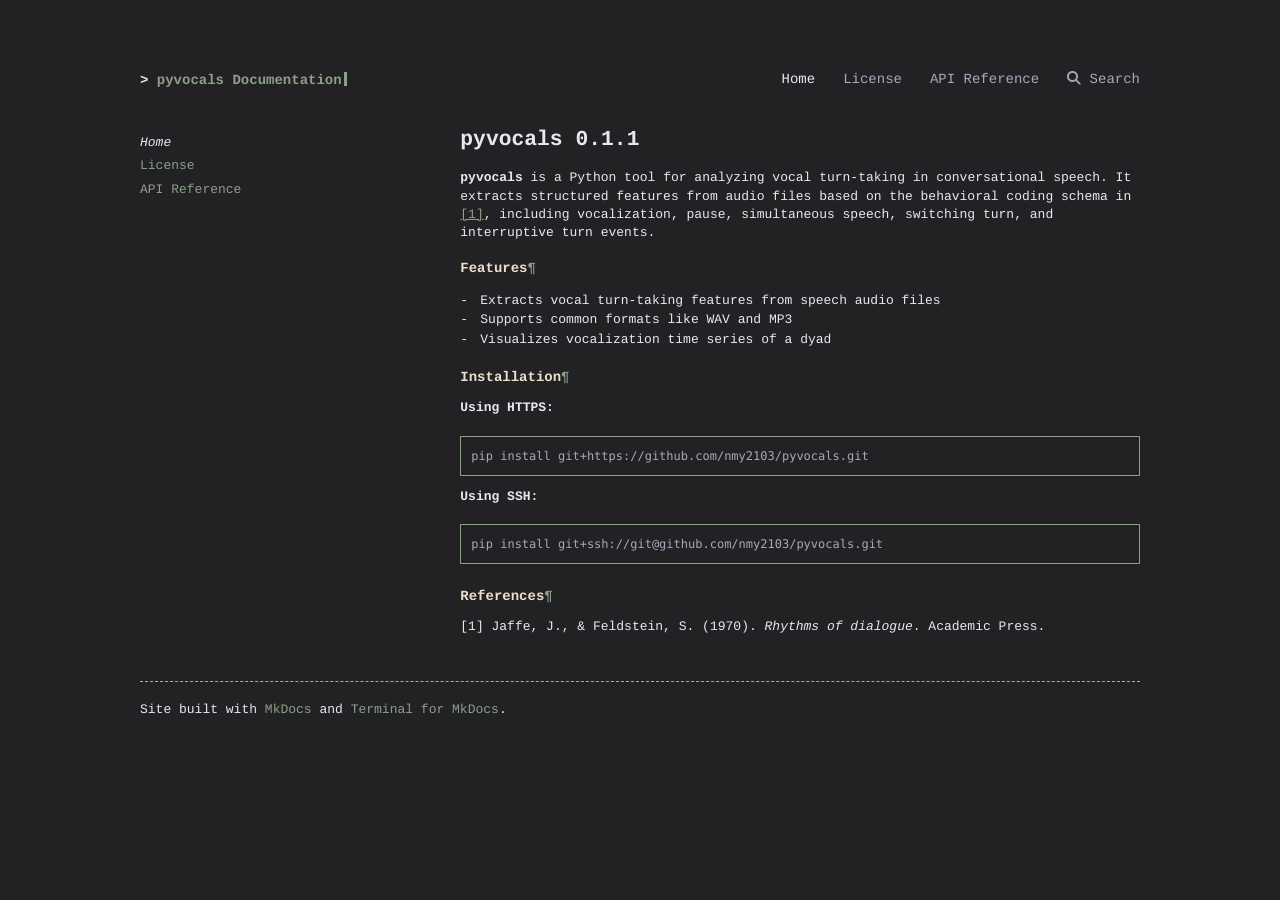
<file: index.html>
<!DOCTYPE html>
<html lang="en">
<head>
    
    <meta charset="UTF-8">
    <meta name="viewport" content="width=device-width, initial-scale=1.0">
    <meta http-equiv="X-UA-Compatible" content="ie=edge">
    <meta name="generator" content="mkdocs-1.6.1, mkdocs-terminal-4.7.0">
     
     
    <link rel="icon" type="image/png" sizes="192x192" href="img/android-chrome-192x192.png" />
<link rel="icon" type="image/png" sizes="512x512" href="img/android-chrome-512x512.png" />
<link rel="apple-touch-icon" sizes="180x180" href="img/apple-touch-icon.png" />
<link rel="shortcut icon" type="image/png" sizes="48x48" href="img/favicon.ico" />
<link rel="icon" type="image/png" sizes="16x16" href="img/favicon-16x16.png" />
<link rel="icon" type="image/png" sizes="32x32" href="img/favicon-32x32.png" />


    
 
<title>Home - pyvocals Documentation</title>


<link href="css/fontawesome/css/fontawesome.min.css" rel="stylesheet">
<link href="css/fontawesome/css/solid.min.css" rel="stylesheet">
<link href="css/normalize.css" rel="stylesheet">
<link href="css/terminal.css" rel="stylesheet">
<link href="css/theme.css" rel="stylesheet">
<link href="css/theme.tile_grid.css" rel="stylesheet">
<link href="css/theme.footer.css" rel="stylesheet">
<!-- dark color palette -->
<link href="css/palettes/dark.css" rel="stylesheet">

<!-- page layout -->
<style>
/* initially set page layout to a one column grid */
.terminal-mkdocs-main-grid {
    display: grid;
    grid-column-gap: 1.4em;
    grid-template-columns: auto;
    grid-template-rows: auto;
}

/*  
*   when side navigation is not hidden, use a two column grid.  
*   if the screen is too narrow, fall back to the initial one column grid layout.
*   in this case the main content will be placed under the navigation panel. 
*/
@media only screen and (min-width: 70em) {
    .terminal-mkdocs-main-grid {
        grid-template-columns: 4fr 9fr;
    }
}</style>



    
    <link href="assets/custom.css" rel="stylesheet">  
    
    

    
    <!-- search css support -->
<link href="css/search/bootstrap-modal.css" rel="stylesheet">
<!-- search scripts -->
<script>
    var base_url = ".",
    shortcuts = "{}";
</script>
<script src="js/jquery/jquery-1.10.1.min.js" defer></script>
<script src="js/bootstrap/bootstrap.min.js" defer></script>
<script src="js/mkdocs/base.js" defer></script>
    
    
    
    
    <script src="assets/custom.js"></script>
    
    <script src="search/main.js"></script>
    

    
</head>

<body class="terminal"><div class="container">
    <div class="terminal-nav">
        <header class="terminal-logo">
            <div id="mkdocs-terminal-site-name" class="logo terminal-prompt"><a href="/" class="no-style">pyvocals Documentation</a></div>
        </header>
        
        <nav class="terminal-menu">
            
            <ul vocab="https://schema.org/" typeof="BreadcrumbList">
                
                
                <li property="itemListElement" typeof="ListItem">
                    <a href="." class="menu-item active" property="item" typeof="WebPage">
                        <span property="name">Home</span>
                    </a>
                    <meta property="position" content="0">
                </li>
                
                
                <li property="itemListElement" typeof="ListItem">
                    <a href="license/" class="menu-item " property="item" typeof="WebPage">
                        <span property="name">License</span>
                    </a>
                    <meta property="position" content="1">
                </li>
                
                
                <li property="itemListElement" typeof="ListItem">
                    <a href="api-reference/" class="menu-item " property="item" typeof="WebPage">
                        <span property="name">API Reference</span>
                    </a>
                    <meta property="position" content="2">
                </li>
                
                    
                    


<li property="itemListElement" typeof="ListItem">
    <a href="#" class="menu-item" data-toggle="modal" data-target="#mkdocs_search_modal" property="item" typeof="SearchAction">
        <i aria-hidden="true" class="fa fa-search"></i> <span property="name">Search</span>
    </a>
    <meta property="position" content="3">
</li>
                    
            </ul>
            
        </nav>
    </div>
</div>
        
    <div class="container">
        <div class="terminal-mkdocs-main-grid"><aside id="terminal-mkdocs-side-panel"><nav>
  
    <ul class="terminal-mkdocs-side-nav-items">
        
          



<li class="terminal-mkdocs-side-nav-li">
    
    
    
        
        <span class="

    terminal-mkdocs-side-nav-item--active">Home</span>
    
    
    
  </li>
        
          



<li class="terminal-mkdocs-side-nav-li">
    
    
    
        
        
            <a class="

    terminal-mkdocs-side-nav-item" href="license/">License</a>
        
    
    
    
  </li>
        
          



<li class="terminal-mkdocs-side-nav-li">
    
    
    
        
        
            <a class="

    terminal-mkdocs-side-nav-item" href="api-reference/">API Reference</a>
        
    
    
    
  </li>
        
    </ul>
  
</nav>
</aside>
            <main id="terminal-mkdocs-main-content">
<section id="mkdocs-terminal-content">
    <p><span style="font-size: 16pt; font-weight: bold">pyvocals 0.1.1</span>  </p>
<p><strong>pyvocals</strong> is a Python tool for analyzing vocal turn-taking in 
conversational speech. It extracts structured features from audio files 
based on the behavioral coding schema in <a href="#reference-1">[1]</a>, including 
vocalization, pause, simultaneous speech, switching turn, and interruptive 
turn events.</p>
<h3 id="features">Features<a class="headerlink" href="#features" title="Permanent link">&para;</a></h3>
<ul>
<li>Extracts vocal turn-taking features from speech audio files  </li>
<li>Supports common formats like WAV and MP3  </li>
<li>Visualizes vocalization time series of a dyad</li>
</ul>
<h3 id="installation">Installation<a class="headerlink" href="#installation" title="Permanent link">&para;</a></h3>
<p><strong>Using HTTPS:</strong></p>
<pre>
pip install git+https://github.com/nmy2103/pyvocals.git
</pre>

<p><strong>Using SSH:</strong></p>
<pre style="margin-bottom: 2em">
pip install git+ssh://git@github.com/nmy2103/pyvocals.git
</pre>

<h3 id="references">References<a class="headerlink" href="#references" title="Permanent link">&para;</a></h3>
<p><a id="reference-1"></a>
[1] Jaffe, J., &amp; Feldstein, S. (1970). <em>Rhythms of dialogue</em>. Academic Press.</p>
</section>

            </main>
        </div>
        <hr><footer>
    <div class="terminal-mkdocs-footer-grid">
        <div id="terminal-mkdocs-footer-copyright-info">
             Site built with <a href="http://www.mkdocs.org">MkDocs</a> and <a href="https://github.com/ntno/mkdocs-terminal">Terminal for MkDocs</a>.
        </div>
    </div>
</footer>
    </div>

    
    <div class="modal" id="mkdocs_search_modal" tabindex="-1" role="alertdialog" aria-modal="true" aria-labelledby="searchModalLabel">
    <div class="modal-dialog modal-lg" role="search">
        <div class="modal-content">
            <div class="modal-header">
                <h5 class="modal-title" id="searchModalLabel">Search</h5>
                <button type="button" class="close btn btn-default btn-ghost" data-dismiss="modal"><span aria-hidden="true">x</span><span class="sr-only">Close</span></button>
            </div>
            <div class="modal-body">
                <p id="searchInputLabel">Type to start searching</p>
                <form>
                    <div class="form-group">
                        <input type="search" class="form-control" aria-labelledby="searchInputLabel" placeholder="" id="mkdocs-search-query" title="Please enter search terms here">
                    </div>
                </form>
                <div id="mkdocs-search-results" data-no-results-text="No document matches found"></div>
            </div>
            <div class="modal-footer">
            </div>
        </div>
    </div>
</div>
    
    
</body>

</html>
</file>
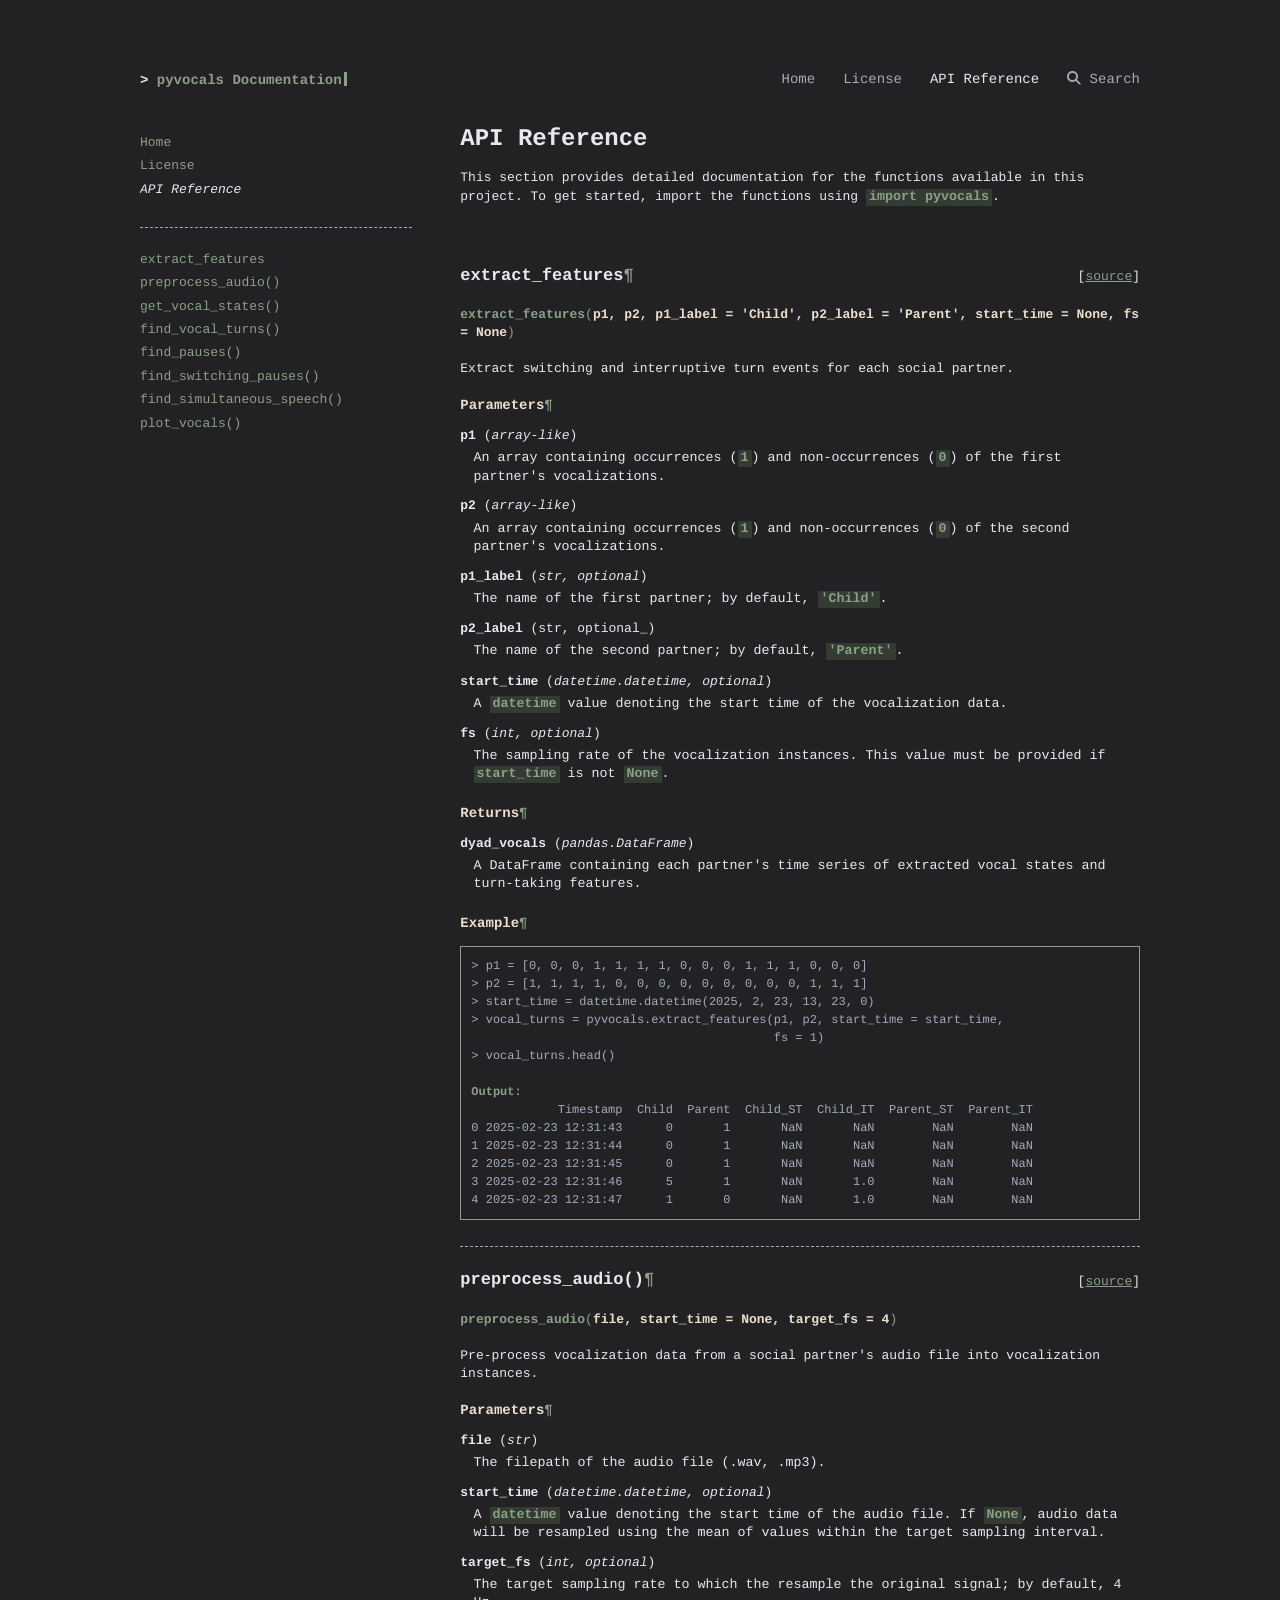
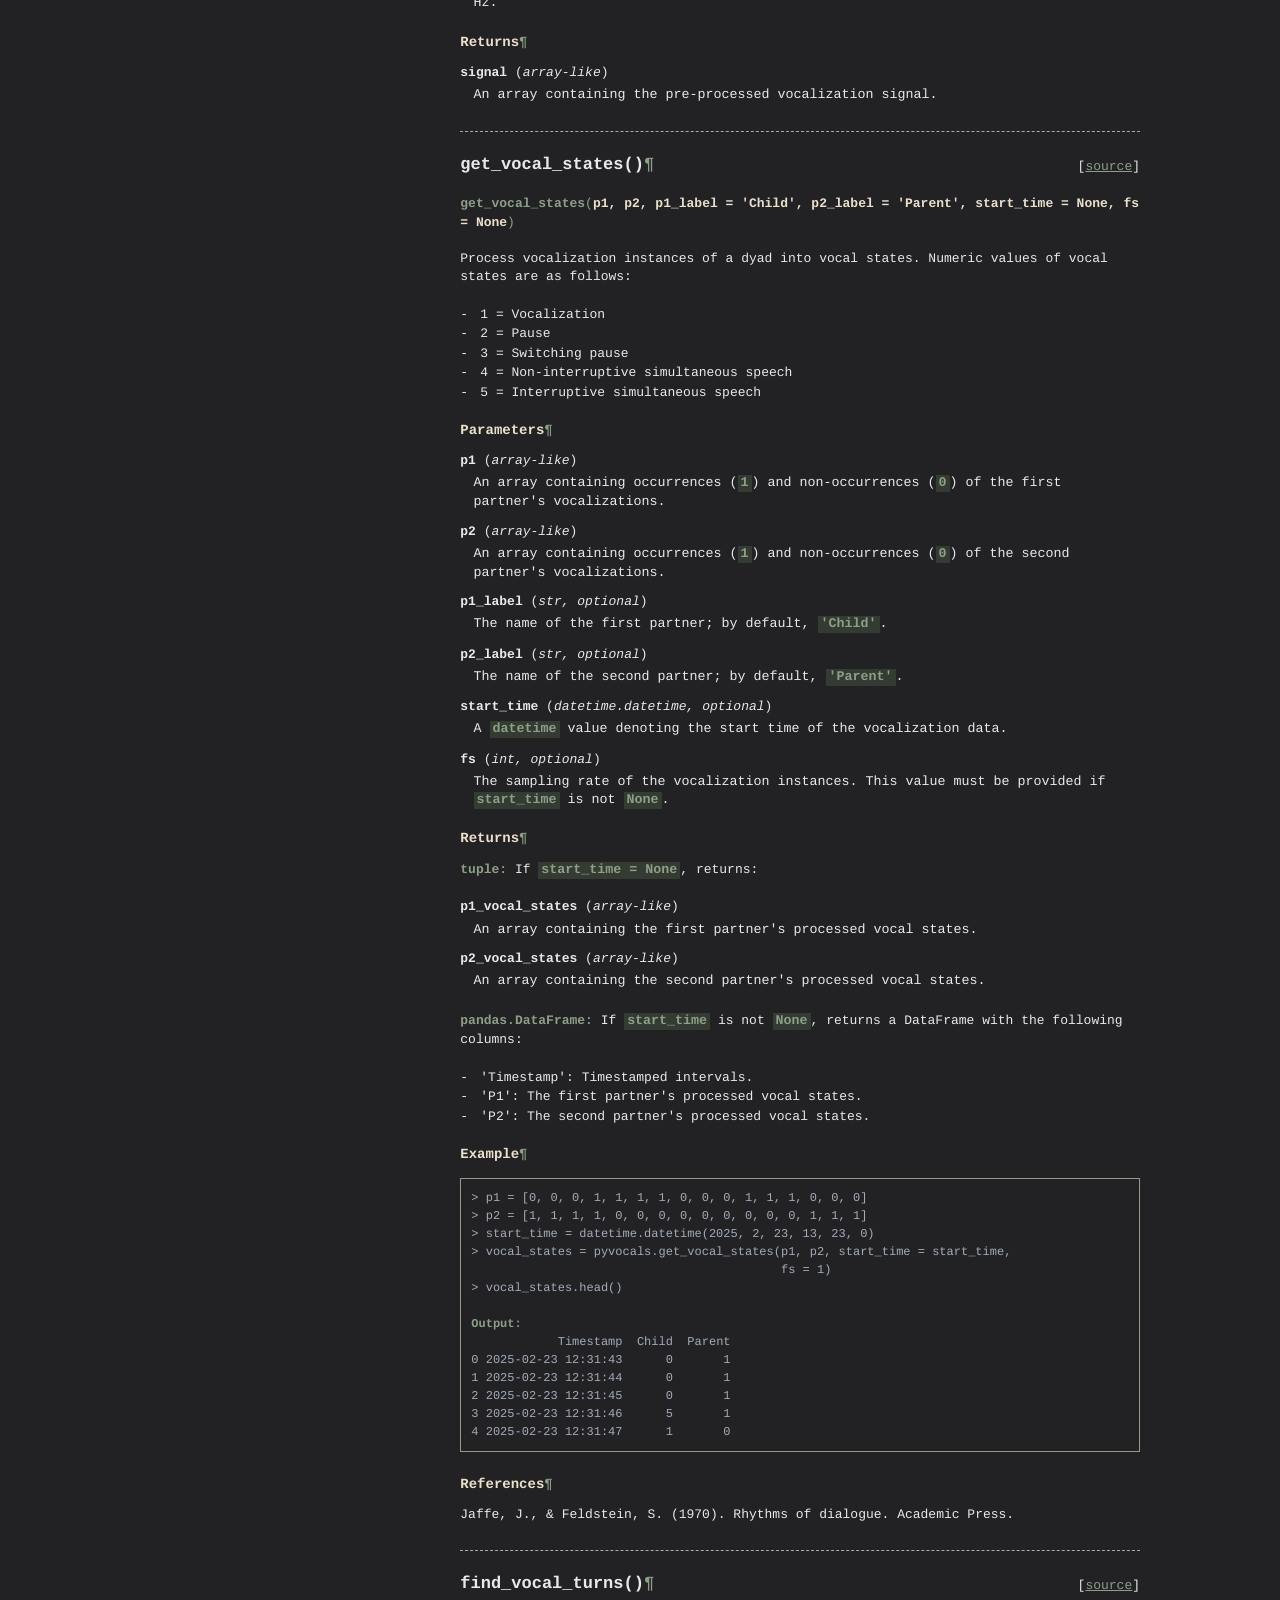
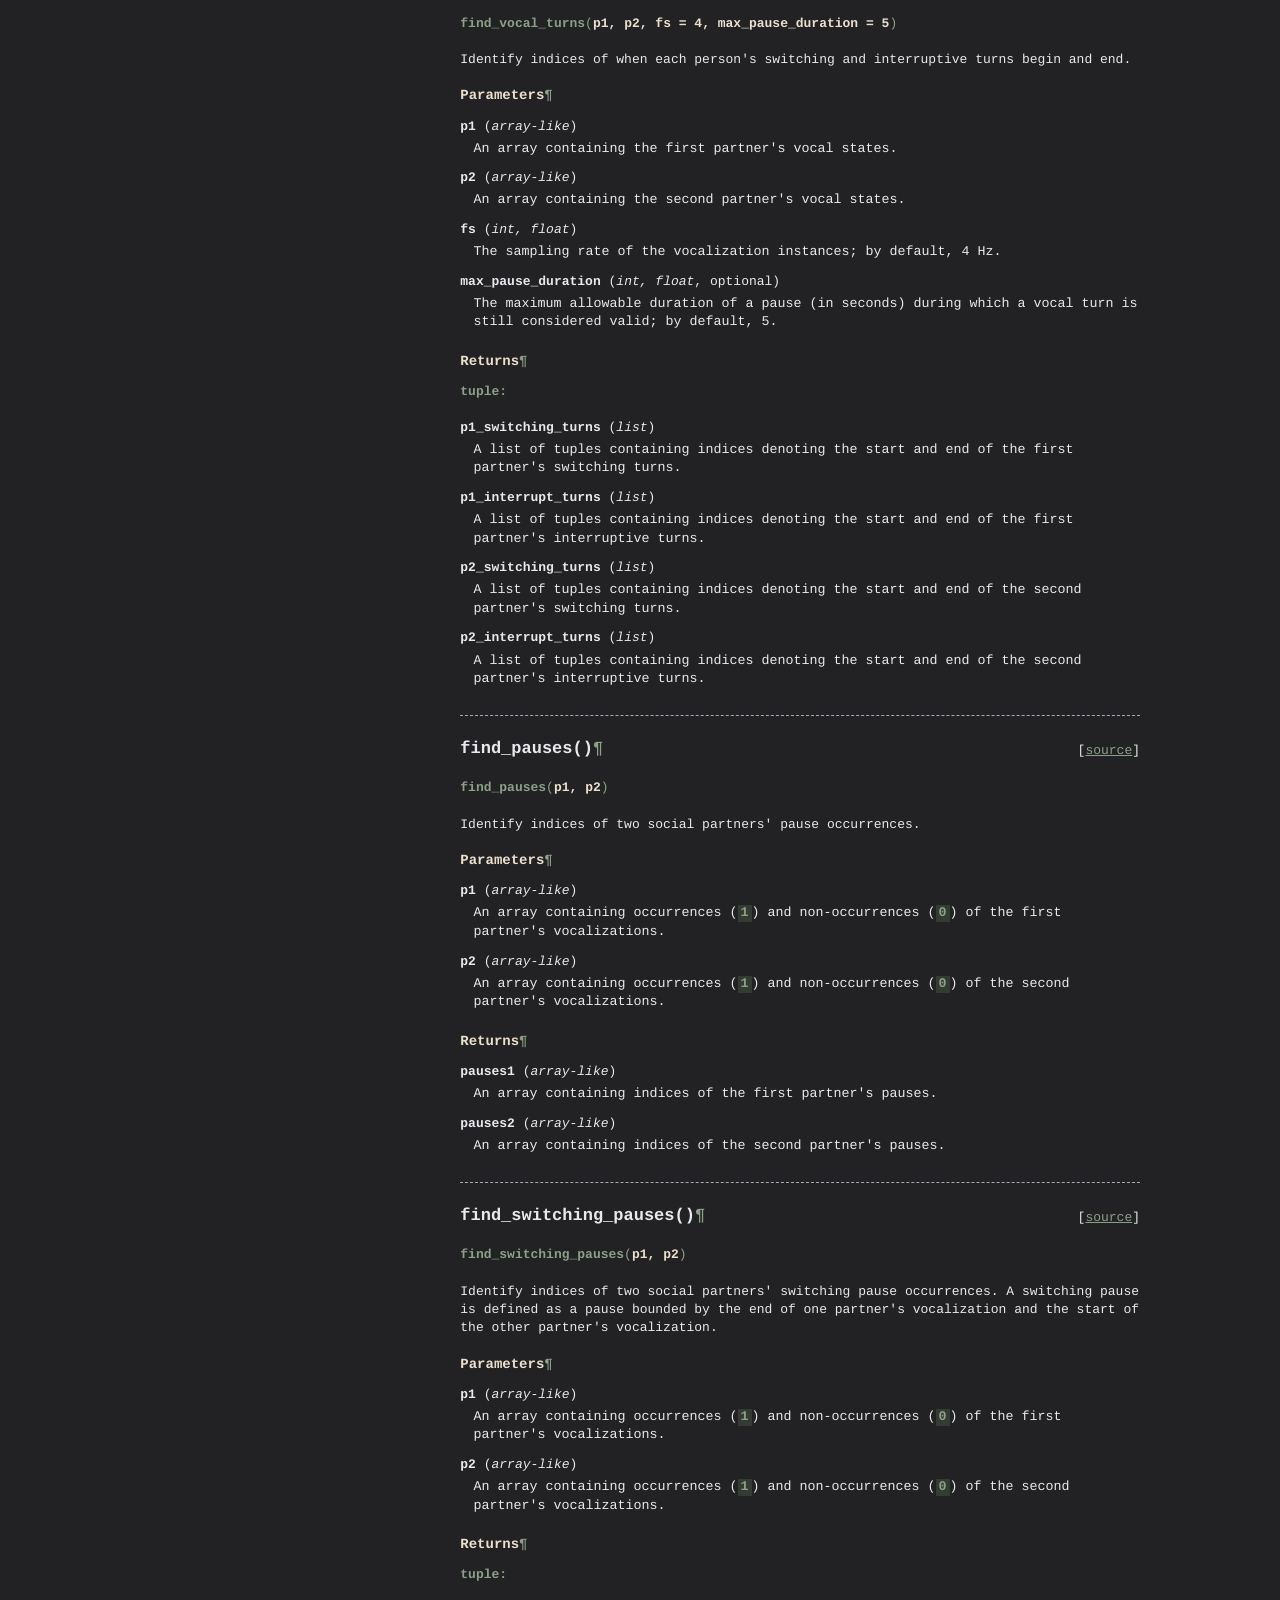
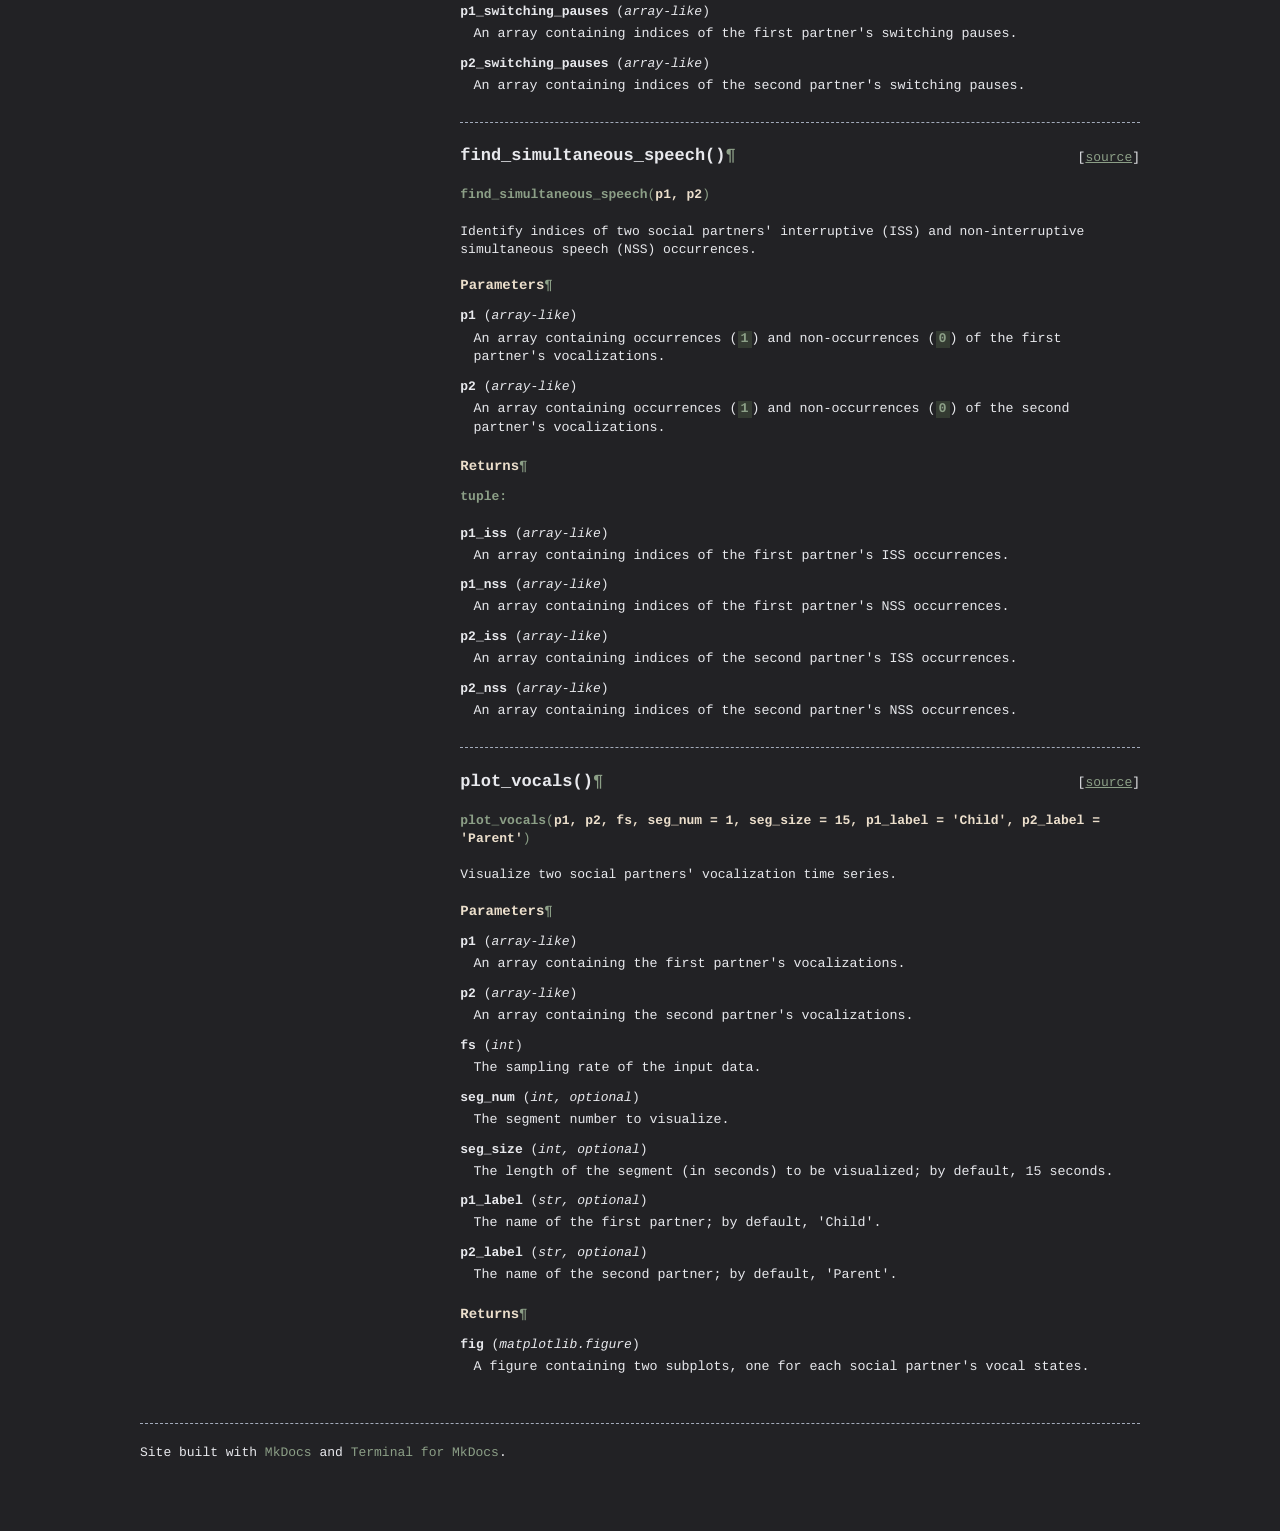
<file: api-reference/index.html>
<!DOCTYPE html>
<html lang="en">
<head>
    
    <meta charset="UTF-8">
    <meta name="viewport" content="width=device-width, initial-scale=1.0">
    <meta http-equiv="X-UA-Compatible" content="ie=edge">
    <meta name="generator" content="mkdocs-1.6.1, mkdocs-terminal-4.7.0">
     
     
    <link rel="icon" type="image/png" sizes="192x192" href="../img/android-chrome-192x192.png" />
<link rel="icon" type="image/png" sizes="512x512" href="../img/android-chrome-512x512.png" />
<link rel="apple-touch-icon" sizes="180x180" href="../img/apple-touch-icon.png" />
<link rel="shortcut icon" type="image/png" sizes="48x48" href="../img/favicon.ico" />
<link rel="icon" type="image/png" sizes="16x16" href="../img/favicon-16x16.png" />
<link rel="icon" type="image/png" sizes="32x32" href="../img/favicon-32x32.png" />


    
 
<title>API Reference - pyvocals Documentation</title>


<link href="../css/fontawesome/css/fontawesome.min.css" rel="stylesheet">
<link href="../css/fontawesome/css/solid.min.css" rel="stylesheet">
<link href="../css/normalize.css" rel="stylesheet">
<link href="../css/terminal.css" rel="stylesheet">
<link href="../css/theme.css" rel="stylesheet">
<link href="../css/theme.tile_grid.css" rel="stylesheet">
<link href="../css/theme.footer.css" rel="stylesheet">
<!-- dark color palette -->
<link href="../css/palettes/dark.css" rel="stylesheet">

<!-- page layout -->
<style>
/* initially set page layout to a one column grid */
.terminal-mkdocs-main-grid {
    display: grid;
    grid-column-gap: 1.4em;
    grid-template-columns: auto;
    grid-template-rows: auto;
}

/*  
*   when side navigation is not hidden, use a two column grid.  
*   if the screen is too narrow, fall back to the initial one column grid layout.
*   in this case the main content will be placed under the navigation panel. 
*/
@media only screen and (min-width: 70em) {
    .terminal-mkdocs-main-grid {
        grid-template-columns: 4fr 9fr;
    }
}</style>



    
    <link href="../assets/custom.css" rel="stylesheet">  
    
    

    
    <!-- search css support -->
<link href="../css/search/bootstrap-modal.css" rel="stylesheet">
<!-- search scripts -->
<script>
    var base_url = "..",
    shortcuts = "{}";
</script>
<script src="../js/jquery/jquery-1.10.1.min.js" defer></script>
<script src="../js/bootstrap/bootstrap.min.js" defer></script>
<script src="../js/mkdocs/base.js" defer></script>
    
    
    
    
    <script src="../assets/custom.js"></script>
    
    <script src="../search/main.js"></script>
    

    
</head>

<body class="terminal"><div class="container">
    <div class="terminal-nav">
        <header class="terminal-logo">
            <div id="mkdocs-terminal-site-name" class="logo terminal-prompt"><a href="/" class="no-style">pyvocals Documentation</a></div>
        </header>
        
        <nav class="terminal-menu">
            
            <ul vocab="https://schema.org/" typeof="BreadcrumbList">
                
                
                <li property="itemListElement" typeof="ListItem">
                    <a href=".." class="menu-item " property="item" typeof="WebPage">
                        <span property="name">Home</span>
                    </a>
                    <meta property="position" content="0">
                </li>
                
                
                <li property="itemListElement" typeof="ListItem">
                    <a href="../license/" class="menu-item " property="item" typeof="WebPage">
                        <span property="name">License</span>
                    </a>
                    <meta property="position" content="1">
                </li>
                
                
                <li property="itemListElement" typeof="ListItem">
                    <a href="./" class="menu-item active" property="item" typeof="WebPage">
                        <span property="name">API Reference</span>
                    </a>
                    <meta property="position" content="2">
                </li>
                
                    
                    


<li property="itemListElement" typeof="ListItem">
    <a href="#" class="menu-item" data-toggle="modal" data-target="#mkdocs_search_modal" property="item" typeof="SearchAction">
        <i aria-hidden="true" class="fa fa-search"></i> <span property="name">Search</span>
    </a>
    <meta property="position" content="3">
</li>
                    
            </ul>
            
        </nav>
    </div>
</div>
        
    <div class="container">
        <div class="terminal-mkdocs-main-grid"><aside id="terminal-mkdocs-side-panel"><nav>
  
    <ul class="terminal-mkdocs-side-nav-items">
        
          



<li class="terminal-mkdocs-side-nav-li">
    
    
    
        
        
            <a class="

    terminal-mkdocs-side-nav-item" href="..">Home</a>
        
    
    
    
  </li>
        
          



<li class="terminal-mkdocs-side-nav-li">
    
    
    
        
        
            <a class="

    terminal-mkdocs-side-nav-item" href="../license/">License</a>
        
    
    
    
  </li>
        
          



<li class="terminal-mkdocs-side-nav-li">
    
    
    
        
        <span class="

    terminal-mkdocs-side-nav-item--active">API Reference</span>
    
    
    
  </li>
        
    </ul>
  
</nav><hr>
<nav>
    <ul>
        <li><a href="#extract_features">extract_features</a></li>
        <li><a href="#preprocess_audio">preprocess_audio()</a></li>
        <li><a href="#get_vocal_states">get_vocal_states()</a></li>
        <li><a href="#find_vocal_turns">find_vocal_turns()</a></li>
        <li><a href="#find_pauses">find_pauses()</a></li>
        <li><a href="#find_switching_pauses">find_switching_pauses()</a></li>
        <li><a href="#find_simultaneous_speech">find_simultaneous_speech()</a></li>
        <li><a href="#plot_vocals">plot_vocals()</a></li>
        
    </ul>
</nav>
</aside>
            <main id="terminal-mkdocs-main-content">
<section id="mkdocs-terminal-content">
    <p><span style="font-size: 18pt; font-weight: bold">API Reference</span></p>
<p>This section provides detailed documentation for the functions available in
this project. To get started, import the functions using
<code>import pyvocals</code>.</p>
<p><br></p>
<h1 id="extract_features">extract_features<a class="headerlink" href="#extract_features" title="Permanent link">&para;</a></h1>
<div class="source-link">[<a href="https://github.com/nmy2103/pyvocals/blob/main/pyvocals/pyvocals.py#L366" 
target="_blank">source</a>]</div>

<p><span class="function-text">extract_features(p1, p2, p1_label = 'Child', 
p2_label = 'Parent', start_time = None, fs = None)</span></p>
<p>Extract switching and interruptive turn events for each social partner.</p>
<h3 id="parameters">Parameters<a class="headerlink" href="#parameters" title="Permanent link">&para;</a></h3>
<p><strong>p1</strong> (<em>array-like</em>)</p>
<div id="api-param-desc">An array containing occurrences (<code>1</code>) and 
non-occurrences (<code>0</code>) of the first partner's vocalizations.
</div>
<p><strong>p2</strong> (<em>array-like</em>)</p>
<div id="api-param-desc">An 
array containing occurrences (<code>1</code>) and non-occurrences 
(<code>0</code>) of the second partner's vocalizations.</div>
<p><strong>p1_label</strong> (<em>str, optional</em>)</p>
<div id="api-param-desc">The name of the first partner; by default, 
<code>'Child'</code>.</div>
<p><strong>p2_label</strong> (str, optional_)</p>
<div id="api-param-desc">The name of the second partner; by default, 
<code>'Parent'</code>.</div>
<p><strong>start_time</strong> (<em>datetime.datetime, optional</em>)</p>
<div id="api-param-desc">A <code>datetime</code> value denoting the 
start time of the vocalization data.</div>
<p><strong>fs</strong> (<em>int, optional</em>)</p>
<div id="api-param-desc" class="last">The sampling rate of the vocalization 
instances. This value must be provided if <code>start_time</code> is not 
<code>None</code>.</div>

<h3 id="returns">Returns<a class="headerlink" href="#returns" title="Permanent link">&para;</a></h3>
<p><strong>dyad_vocals</strong> (<em>pandas.DataFrame</em>)</p>
<div id="api-param-desc" class="last">A DataFrame containing each 
partner's time series of extracted vocal states and turn-taking features.</div>

<h3 id="example">Example<a class="headerlink" href="#example" title="Permanent link">&para;</a></h3>
<pre>
> p1 = [0, 0, 0, 1, 1, 1, 1, 0, 0, 0, 1, 1, 1, 0, 0, 0]
> p2 = [1, 1, 1, 1, 0, 0, 0, 0, 0, 0, 0, 0, 0, 1, 1, 1]
> start_time = datetime.datetime(2025, 2, 23, 13, 23, 0)
> vocal_turns = pyvocals.extract_features(p1, p2, start_time = start_time, 
                                          fs = 1)
> vocal_turns.head()

<font color="#8c9f87"><b>Output:</b></font>
            Timestamp  Child  Parent  Child_ST  Child_IT  Parent_ST  Parent_IT
0 2025-02-23 12:31:43      0       1       NaN       NaN        NaN        NaN
1 2025-02-23 12:31:44      0       1       NaN       NaN        NaN        NaN
2 2025-02-23 12:31:45      0       1       NaN       NaN        NaN        NaN
3 2025-02-23 12:31:46      5       1       NaN       1.0        NaN        NaN
4 2025-02-23 12:31:47      1       0       NaN       1.0        NaN        NaN
</pre>

<hr>

<h1 id="preprocess_audio">preprocess_audio()<a class="headerlink" href="#preprocess_audio" title="Permanent link">&para;</a></h1>
<div class="source-link">[<a href="https://github.
com/nmy2103/pyvocals/blob/main/pyvocals/pyvocals.py#L10" target="_blank">source</a>]</div>

<p><span class="function-text">preprocess_audio(file, start_time = None, 
target_fs = 4)</span></p>
<p>Pre-process vocalization data from a social partner's audio file into 
vocalization instances.</p>
<h3 id="parameters_1">Parameters<a class="headerlink" href="#parameters_1" title="Permanent link">&para;</a></h3>
<p><strong>file</strong> (<em>str</em>)</p>
<div id="api-param-desc">The filepath of the audio file (.wav, .mp3).</div>
<p><strong>start_time</strong> (<em>datetime.datetime, optional</em>)</p>
<div id="api-param-desc">A <code>datetime</code> value denoting the start 
time of the audio file. If <code>None</code>, audio data will be resampled 
using the mean of values within the target sampling interval.</div>
<p><strong>target_fs</strong> (<em>int, optional</em>)</p>
<div id="api-param-desc" class="last">The target sampling rate to which the 
resample the original signal; by default, 4 Hz.</div>

<h3 id="returns_1">Returns<a class="headerlink" href="#returns_1" title="Permanent link">&para;</a></h3>
<p><strong>signal</strong> (<em>array-like</em>)</p>
<div id="api-param-desc" class="last">An array containing the 
pre-processed vocalization signal.</div>

<hr>

<h1 id="get_vocal_states">get_vocal_states()<a class="headerlink" href="#get_vocal_states" title="Permanent link">&para;</a></h1>
<div class="source-link">[<a href="https://github.
com/nmy2103/pyvocals/blob/main/pyvocals/pyvocals.py#L57" target="_blank">source</a>]</div>

<p><span class="function-text">get_vocal_states(p1, p2, p1_label = 'Child', 
p2_label = 'Parent', start_time = None, fs = None)</span></p>
<p>Process vocalization instances of a dyad into vocal states. Numeric values 
of vocal states are as follows:</p>
<ul>
<li>1 = Vocalization</li>
<li>2 = Pause</li>
<li>3 = Switching pause</li>
<li>4 = Non-interruptive simultaneous speech</li>
<li>5 = Interruptive simultaneous speech</li>
</ul>
<h3 id="parameters_2">Parameters<a class="headerlink" href="#parameters_2" title="Permanent link">&para;</a></h3>
<p><strong>p1</strong> (<em>array-like</em>)</p>
<div id="api-param-desc">An array containing occurrences (<code>1</code>) and 
non-occurrences (<code>0</code>) of the first partner's vocalizations.</div>
<p><strong>p2</strong> (<em>array-like</em>)</p>
<div id="api-param-desc">An array containing occurrences (<code>1</code>) and 
non-occurrences (<code>0</code>) of the second partner's vocalizations.</div>
<p><strong>p1_label</strong> (<em>str, optional</em>)</p>
<div id="api-param-desc">The name of the first partner; by default, 
<code>'Child'</code>.
</div>
<p><strong>p2_label</strong> (<em>str, optional</em>)</p>
<div id="api-param-desc">The name of the second partner; by default, 
<code>'Parent'</code>.</div>
<p><strong>start_time</strong> (<em>datetime.datetime, optional</em>)</p>
<div id="api-param-desc">A <code>datetime</code> value denoting the start 
time of the vocalization data.</div>
<p><strong>fs</strong> (<em>int, optional</em>)</p>
<div id="api-param-desc" class="last">The sampling rate of the vocalization 
instances. This value must be provided if <code>start_time</code> is not 
<code>None</code>.</div>

<h3 id="returns_2">Returns<a class="headerlink" href="#returns_2" title="Permanent link">&para;</a></h3>
<p><font color="#8c9f87"><strong>tuple:</strong></font> If <code>start_time = None</code>, 
returns:</p>
<p><strong>p1_vocal_states</strong> (<em>array-like</em>)</p>
<div id="api-param-desc">An array containing the first partner's processed 
vocal states.</div>
<p><strong>p2_vocal_states</strong> (<em>array-like</em>)</p>
<div id="api-param-desc" class="last">An array containing the second 
partner's processed vocal states.</div>

<p><font color="#8c9f87"><strong>pandas.DataFrame:</strong></font> If 
<code>start_time</code> is not <code>None</code>, returns a DataFrame with 
the following columns:</p>
<ul>
<li>'Timestamp': Timestamped intervals.</li>
<li>'P1': The first partner's processed vocal states.</li>
<li>'P2': The second partner's processed vocal states.</li>
</ul>
<h3 id="example_1">Example<a class="headerlink" href="#example_1" title="Permanent link">&para;</a></h3>
<pre style="margin-bottom: 2em;">
> p1 = [0, 0, 0, 1, 1, 1, 1, 0, 0, 0, 1, 1, 1, 0, 0, 0]
> p2 = [1, 1, 1, 1, 0, 0, 0, 0, 0, 0, 0, 0, 0, 1, 1, 1]
> start_time = datetime.datetime(2025, 2, 23, 13, 23, 0)
> vocal_states = pyvocals.get_vocal_states(p1, p2, start_time = start_time, 
                                           fs = 1)
> vocal_states.head()

<font color="#8c9f87"><b>Output:</b></font>
            Timestamp  Child  Parent
0 2025-02-23 12:31:43      0       1
1 2025-02-23 12:31:44      0       1
2 2025-02-23 12:31:45      0       1
3 2025-02-23 12:31:46      5       1
4 2025-02-23 12:31:47      1       0
</pre>

<h3 id="references">References<a class="headerlink" href="#references" title="Permanent link">&para;</a></h3>
<p>Jaffe, J., &amp; Feldstein, S. (1970). Rhythms of dialogue. Academic Press.</p>
<hr>

<h1 id="find_vocal_turns">find_vocal_turns()<a class="headerlink" href="#find_vocal_turns" title="Permanent link">&para;</a></h1>
<div class="source-link">[<a href="https://github.
com/nmy2103/pyvocals/blob/main/pyvocals/pyvocals.py#L175" 
target="_blank">source</a>]</div>

<p><span class="function-text">find_vocal_turns(p1, p2, fs = 4, 
max_pause_duration = 5)</span></p>
<p>Identify indices of when each person's switching and interruptive turns 
begin and end.</p>
<h3 id="parameters_3">Parameters<a class="headerlink" href="#parameters_3" title="Permanent link">&para;</a></h3>
<p><strong>p1</strong> (<em>array-like</em>)</p>
<div id="api-param-desc">An array containing the first partner's vocal 
states.</div>
<p><strong>p2</strong> (<em>array-like</em>)</p>
<div id="api-param-desc">An array containing the second partner's vocal 
states.</div>
<p><strong>fs</strong> (<em>int, float</em>)</p>
<div id="api-param-desc">The sampling rate of the vocalization instances; 
by default, 4 Hz.</div>
<p><strong>max_pause_duration</strong> (<em>int, float</em>, optional)</p>
<div id="api-param-desc" class="last">The maximum allowable duration of a 
pause (in seconds) during which a vocal turn is still considered valid; by 
default, 5.</div>

<h3 id="returns_3">Returns<a class="headerlink" href="#returns_3" title="Permanent link">&para;</a></h3>
<p><font color="#8c9f87"><strong>tuple:</strong></font> </p>
<p><strong>p1_switching_turns</strong> (<em>list</em>)</p>
<div id="api-param-desc">A list of tuples containing indices denoting the 
start and end of the first partner's switching turns.</div>
<p><strong>p1_interrupt_turns</strong> (<em>list</em>)</p>
<div id="api-param-desc">A list of tuples containing indices denoting the 
start and end of the first partner's interruptive turns.</div>
<p><strong>p2_switching_turns</strong> (<em>list</em>)</p>
<div id="api-param-desc">A list of tuples containing indices denoting the 
start and end of the second partner's switching turns.</div>
<p><strong>p2_interrupt_turns</strong> (<em>list</em>)</p>
<div id="api-param-desc" class="last">A list of tuples containing indices 
denoting the start and end of the second partner's interruptive turns.</div>

<hr>

<h1 id="find_pauses">find_pauses()<a class="headerlink" href="#find_pauses" title="Permanent link">&para;</a></h1>
<div class="source-link">[<a href="https://github.
com/nmy2103/pyvocals/blob/main/pyvocals/pyvocals.py#L543" target="_blank">source</a>]</div>

<p><span class="function-text">find_pauses(p1, p2)</span></p>
<p>Identify indices of two social partners' pause occurrences.</p>
<h3 id="parameters_4">Parameters<a class="headerlink" href="#parameters_4" title="Permanent link">&para;</a></h3>
<p><strong>p1</strong> (<em>array-like</em>)</p>
<div id="api-param-desc">An array containing occurrences (<code>1</code>) and 
non-occurrences (<code>0</code>) of the first partner's vocalizations.</div>
<p><strong>p2</strong> (<em>array-like</em>)</p>
<div id="api-param-desc" class="last">An array containing occurrences 
(<code>1</code>) and non-occurrences (<code>0</code>) of the second 
partner's vocalizations.</div>

<h3 id="returns_4">Returns<a class="headerlink" href="#returns_4" title="Permanent link">&para;</a></h3>
<p><strong>pauses1</strong> (<em>array-like</em>)</p>
<div id="api-param-desc">An array containing indices of the first partner's 
pauses.</div>
<p><strong>pauses2</strong> (<em>array-like</em>)</p>
<div id="api-param-desc" class="last">An array containing indices of the 
second partner's pauses.</div>

<hr>

<h1 id="find_switching_pauses">find_switching_pauses()<a class="headerlink" href="#find_switching_pauses" title="Permanent link">&para;</a></h1>
<div class="source-link">[<a href="https://github.
com/nmy2103/pyvocals/blob/main/pyvocals/pyvocals.py#L610" target="_blank">source</a>]</div>

<p><span class="function-text">find_switching_pauses(p1, p2)</span></p>
<p>Identify indices of two social partners' switching pause occurrences. A 
switching pause is defined as a pause bounded by the end of one partner's 
vocalization and the start of the other partner's vocalization.</p>
<h3 id="parameters_5">Parameters<a class="headerlink" href="#parameters_5" title="Permanent link">&para;</a></h3>
<p><strong>p1</strong> (<em>array-like</em>)</p>
<div id="api-param-desc">An array containing occurrences (<code>1</code>) and 
non-occurrences (<code>0</code>) of the first partner's vocalizations.</div>
<p><strong>p2</strong> (<em>array-like</em>)</p>
<div id="api-param-desc" class="last">An array containing occurrences 
(<code>1</code>) and non-occurrences (<code>0</code>) of the second 
partner's vocalizations.</div>

<h3 id="returns_5">Returns<a class="headerlink" href="#returns_5" title="Permanent link">&para;</a></h3>
<p><font color="#8c9f87"><strong>tuple:</strong></font> </p>
<p><strong>p1_switching_pauses</strong> (<em>array-like</em>)</p>
<div id="api-param-desc">An array containing indices of the first partner's 
switching pauses.</div>
<p><strong>p2_switching_pauses</strong> (<em>array-like</em>)</p>
<div id="api-param-desc" class="last">An array containing indices of the 
second partner's switching pauses.</div>

<hr>

<h1 id="find_simultaneous_speech">find_simultaneous_speech()<a class="headerlink" href="#find_simultaneous_speech" title="Permanent link">&para;</a></h1>
<div class="source-link">[<a href="https://github.
com/nmy2103/pyvocals/blob/main/pyvocals/pyvocals.py#L699" target="_blank">source</a>]</div>

<p><span class="function-text">find_simultaneous_speech(p1, p2)</span></p>
<p>Identify indices of two social partners' interruptive (ISS) and 
non-interruptive simultaneous speech (NSS) occurrences.</p>
<h3 id="parameters_6">Parameters<a class="headerlink" href="#parameters_6" title="Permanent link">&para;</a></h3>
<p><strong>p1</strong> (<em>array-like</em>)</p>
<div id="api-param-desc">An array containing occurrences (<code>1</code>) and 
non-occurrences (<code>0</code>) of the first partner's vocalizations.</div>
<p><strong>p2</strong> (<em>array-like</em>)</p>
<div id="api-param-desc" class="last">An array containing occurrences 
(<code>1</code>) and non-occurrences (<code>0</code>) of the second 
partner's vocalizations.</div>

<h3 id="returns_6">Returns<a class="headerlink" href="#returns_6" title="Permanent link">&para;</a></h3>
<p><font color="#8c9f87"><strong>tuple:</strong></font> </p>
<p><strong>p1_iss</strong> (<em>array-like</em>)</p>
<div id="api-param-desc">An array containing indices of the first partner's 
ISS occurrences.</div>
<p><strong>p1_nss</strong> (<em>array-like</em>)</p>
<div id="api-param-desc">An array containing indices of the first partner's 
NSS occurrences.</div>
<p><strong>p2_iss</strong> (<em>array-like</em>)</p>
<div id="api-param-desc">An array containing indices of the 
second partner's ISS occurrences.</div>
<p><strong>p2_nss</strong> (<em>array-like</em>)</p>
<div id="api-param-desc" class="last">An array containing indices of the 
second partner's NSS occurrences.</div>

<hr>

<h1 id="plot_vocals">plot_vocals()<a class="headerlink" href="#plot_vocals" title="Permanent link">&para;</a></h1>
<div class="source-link">[<a href="https://github.
com/nmy2103/pyvocals/blob/main/pyvocals/pyvocals.py#L440" target="_blank">source</a>]</div>

<p><span class="function-text">plot_vocals(p1, p2, fs, seg_num = 1, seg_size = 
15, p1_label = 'Child', p2_label = 'Parent')</span></p>
<p>Visualize two social partners' vocalization time series.</p>
<h3 id="parameters_7">Parameters<a class="headerlink" href="#parameters_7" title="Permanent link">&para;</a></h3>
<p><strong>p1</strong> (<em>array-like</em>)</p>
<div id="api-param-desc">An array containing the first partner's 
vocalizations.</div>
<p><strong>p2</strong> (<em>array-like</em>)</p>
<div id="api-param-desc">An array containing the second partner's 
vocalizations.</div>
<p><strong>fs</strong> (<em>int</em>)</p>
<div id="api-param-desc">The sampling rate of the input data.</div>
<p><strong>seg_num</strong> (<em>int, optional</em>)</p>
<div id="api-param-desc">The segment number to visualize.</div>
<p><strong>seg_size</strong> (<em>int, optional</em>)</p>
<div id="api-param-desc">The length of the segment (in seconds) to be 
visualized; by default, 15 seconds.</div>
<p><strong>p1_label</strong> (<em>str, optional</em>)</p>
<div id="api-param-desc">The name of the first partner; by default, 'Child'.
</div>
<p><strong>p2_label</strong> (<em>str, optional</em>)</p>
<div id="api-param-desc" class="last">The name of the second partner; by 
default, 'Parent'.</div>

<h3 id="returns_7">Returns<a class="headerlink" href="#returns_7" title="Permanent link">&para;</a></h3>
<p><strong>fig</strong> (<em>matplotlib.figure</em>)</p>
<div id="api-param-desc" class="last">A figure containing two subplots, one 
for each social partner's vocal states.</div>
</section>

            </main>
        </div>
        <hr><footer>
    <div class="terminal-mkdocs-footer-grid">
        <div id="terminal-mkdocs-footer-copyright-info">
             Site built with <a href="http://www.mkdocs.org">MkDocs</a> and <a href="https://github.com/ntno/mkdocs-terminal">Terminal for MkDocs</a>.
        </div>
    </div>
</footer>
    </div>

    
    <div class="modal" id="mkdocs_search_modal" tabindex="-1" role="alertdialog" aria-modal="true" aria-labelledby="searchModalLabel">
    <div class="modal-dialog modal-lg" role="search">
        <div class="modal-content">
            <div class="modal-header">
                <h5 class="modal-title" id="searchModalLabel">Search</h5>
                <button type="button" class="close btn btn-default btn-ghost" data-dismiss="modal"><span aria-hidden="true">x</span><span class="sr-only">Close</span></button>
            </div>
            <div class="modal-body">
                <p id="searchInputLabel">Type to start searching</p>
                <form>
                    <div class="form-group">
                        <input type="search" class="form-control" aria-labelledby="searchInputLabel" placeholder="" id="mkdocs-search-query" title="Please enter search terms here">
                    </div>
                </form>
                <div id="mkdocs-search-results" data-no-results-text="No document matches found"></div>
            </div>
            <div class="modal-footer">
            </div>
        </div>
    </div>
</div>
    
    
</body>

</html>
</file>
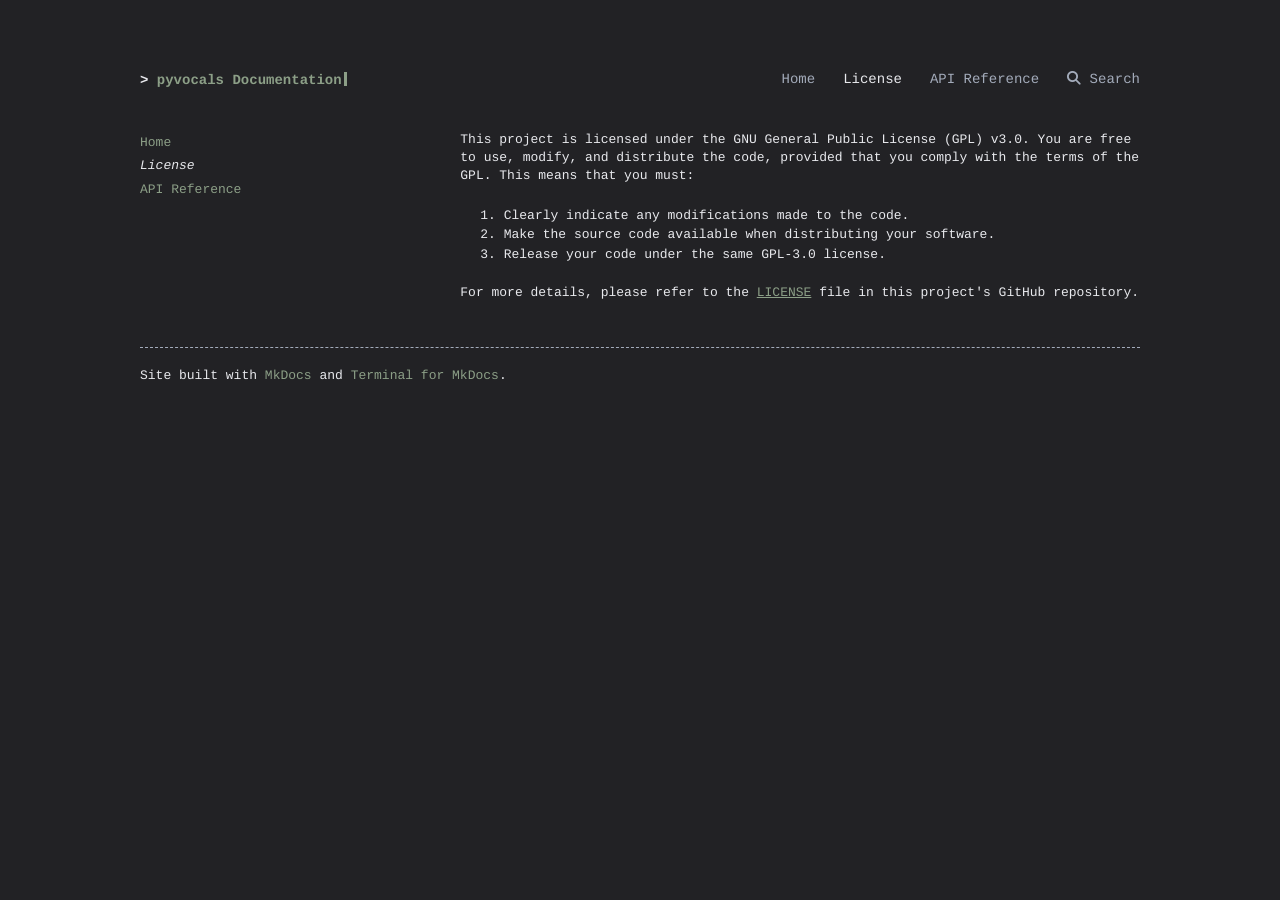
<file: license/index.html>
<!DOCTYPE html>
<html lang="en">
<head>
    
    <meta charset="UTF-8">
    <meta name="viewport" content="width=device-width, initial-scale=1.0">
    <meta http-equiv="X-UA-Compatible" content="ie=edge">
    <meta name="generator" content="mkdocs-1.6.1, mkdocs-terminal-4.7.0">
     
     
    <link rel="icon" type="image/png" sizes="192x192" href="../img/android-chrome-192x192.png" />
<link rel="icon" type="image/png" sizes="512x512" href="../img/android-chrome-512x512.png" />
<link rel="apple-touch-icon" sizes="180x180" href="../img/apple-touch-icon.png" />
<link rel="shortcut icon" type="image/png" sizes="48x48" href="../img/favicon.ico" />
<link rel="icon" type="image/png" sizes="16x16" href="../img/favicon-16x16.png" />
<link rel="icon" type="image/png" sizes="32x32" href="../img/favicon-32x32.png" />


    
 
<title>License - pyvocals Documentation</title>


<link href="../css/fontawesome/css/fontawesome.min.css" rel="stylesheet">
<link href="../css/fontawesome/css/solid.min.css" rel="stylesheet">
<link href="../css/normalize.css" rel="stylesheet">
<link href="../css/terminal.css" rel="stylesheet">
<link href="../css/theme.css" rel="stylesheet">
<link href="../css/theme.tile_grid.css" rel="stylesheet">
<link href="../css/theme.footer.css" rel="stylesheet">
<!-- dark color palette -->
<link href="../css/palettes/dark.css" rel="stylesheet">

<!-- page layout -->
<style>
/* initially set page layout to a one column grid */
.terminal-mkdocs-main-grid {
    display: grid;
    grid-column-gap: 1.4em;
    grid-template-columns: auto;
    grid-template-rows: auto;
}

/*  
*   when side navigation is not hidden, use a two column grid.  
*   if the screen is too narrow, fall back to the initial one column grid layout.
*   in this case the main content will be placed under the navigation panel. 
*/
@media only screen and (min-width: 70em) {
    .terminal-mkdocs-main-grid {
        grid-template-columns: 4fr 9fr;
    }
}</style>



    
    <link href="../assets/custom.css" rel="stylesheet">  
    
    

    
    <!-- search css support -->
<link href="../css/search/bootstrap-modal.css" rel="stylesheet">
<!-- search scripts -->
<script>
    var base_url = "..",
    shortcuts = "{}";
</script>
<script src="../js/jquery/jquery-1.10.1.min.js" defer></script>
<script src="../js/bootstrap/bootstrap.min.js" defer></script>
<script src="../js/mkdocs/base.js" defer></script>
    
    
    
    
    <script src="../assets/custom.js"></script>
    
    <script src="../search/main.js"></script>
    

    
</head>

<body class="terminal"><div class="container">
    <div class="terminal-nav">
        <header class="terminal-logo">
            <div id="mkdocs-terminal-site-name" class="logo terminal-prompt"><a href="/" class="no-style">pyvocals Documentation</a></div>
        </header>
        
        <nav class="terminal-menu">
            
            <ul vocab="https://schema.org/" typeof="BreadcrumbList">
                
                
                <li property="itemListElement" typeof="ListItem">
                    <a href=".." class="menu-item " property="item" typeof="WebPage">
                        <span property="name">Home</span>
                    </a>
                    <meta property="position" content="0">
                </li>
                
                
                <li property="itemListElement" typeof="ListItem">
                    <a href="./" class="menu-item active" property="item" typeof="WebPage">
                        <span property="name">License</span>
                    </a>
                    <meta property="position" content="1">
                </li>
                
                
                <li property="itemListElement" typeof="ListItem">
                    <a href="../api-reference/" class="menu-item " property="item" typeof="WebPage">
                        <span property="name">API Reference</span>
                    </a>
                    <meta property="position" content="2">
                </li>
                
                    
                    


<li property="itemListElement" typeof="ListItem">
    <a href="#" class="menu-item" data-toggle="modal" data-target="#mkdocs_search_modal" property="item" typeof="SearchAction">
        <i aria-hidden="true" class="fa fa-search"></i> <span property="name">Search</span>
    </a>
    <meta property="position" content="3">
</li>
                    
            </ul>
            
        </nav>
    </div>
</div>
        
    <div class="container">
        <div class="terminal-mkdocs-main-grid"><aside id="terminal-mkdocs-side-panel"><nav>
  
    <ul class="terminal-mkdocs-side-nav-items">
        
          



<li class="terminal-mkdocs-side-nav-li">
    
    
    
        
        
            <a class="

    terminal-mkdocs-side-nav-item" href="..">Home</a>
        
    
    
    
  </li>
        
          



<li class="terminal-mkdocs-side-nav-li">
    
    
    
        
        <span class="

    terminal-mkdocs-side-nav-item--active">License</span>
    
    
    
  </li>
        
          



<li class="terminal-mkdocs-side-nav-li">
    
    
    
        
        
            <a class="

    terminal-mkdocs-side-nav-item" href="../api-reference/">API Reference</a>
        
    
    
    
  </li>
        
    </ul>
  
</nav>
</aside>
            <main id="terminal-mkdocs-main-content">
<section id="mkdocs-terminal-content">
    <p>This project is licensed under the GNU General Public License (GPL) v3.0.
You are free to use, modify, and distribute the code, provided that you
comply with the terms of the GPL. This means that you must:</p>
<ol>
<li>Clearly indicate any modifications made to the code.</li>
<li>Make the source code available when distributing your software.</li>
<li>Release your code under the same GPL-3.0 license.</li>
</ol>
<p>For more details, please refer to
the <a href="https://github.com/nmy2103/pyvocals/blob/main/LICENSE" target="new">
LICENSE</a> file in this
project's GitHub repository.</p>
</section>

            </main>
        </div>
        <hr><footer>
    <div class="terminal-mkdocs-footer-grid">
        <div id="terminal-mkdocs-footer-copyright-info">
             Site built with <a href="http://www.mkdocs.org">MkDocs</a> and <a href="https://github.com/ntno/mkdocs-terminal">Terminal for MkDocs</a>.
        </div>
    </div>
</footer>
    </div>

    
    <div class="modal" id="mkdocs_search_modal" tabindex="-1" role="alertdialog" aria-modal="true" aria-labelledby="searchModalLabel">
    <div class="modal-dialog modal-lg" role="search">
        <div class="modal-content">
            <div class="modal-header">
                <h5 class="modal-title" id="searchModalLabel">Search</h5>
                <button type="button" class="close btn btn-default btn-ghost" data-dismiss="modal"><span aria-hidden="true">x</span><span class="sr-only">Close</span></button>
            </div>
            <div class="modal-body">
                <p id="searchInputLabel">Type to start searching</p>
                <form>
                    <div class="form-group">
                        <input type="search" class="form-control" aria-labelledby="searchInputLabel" placeholder="" id="mkdocs-search-query" title="Please enter search terms here">
                    </div>
                </form>
                <div id="mkdocs-search-results" data-no-results-text="No document matches found"></div>
            </div>
            <div class="modal-footer">
            </div>
        </div>
    </div>
</div>
    
    
</body>

</html>
</file>
<file: css/terminal.css>
/*! terminal.css 0.7.5 | MIT License | github.com/Gioni06/terminal.css */

:root {
    --global-font-size: 15px;
    --global-line-height: 1.4em;
    --global-space: 10px;
    --font-stack: "Menlo", "Monaco", "Lucida Console", "Liberation Mono", "DejaVu Sans Mono", "Bitstream Vera Sans Mono", "Courier New", serif;
    --mono-font-stack: "Menlo", "Monaco", "Lucida Console", "Liberation Mono", "DejaVu Sans Mono", "Bitstream Vera Sans Mono", "Courier New", serif;
    --background-color: #fff;
    --page-width: 60em;
    --font-color: #151515;
    --invert-font-color: #fff;
    --primary-color: #1a95e0;
    --secondary-color: #727578;
    --error-color: #d20962;
    --progress-bar-background: #727578;
    --progress-bar-fill: #151515;
    --code-bg-color: #e8eff2;
    --code-font-color: var(--font-color);
    --input-style: solid;
    --display-h1-decoration: none;
    --block-background-color: var(--background-color);
}

* {
    box-sizing: border-box;
    text-rendering: geometricprecision;
}

*::selection {
    background: var(--primary-color);
    color: var(--invert-font-color);
}

body {
    font-size: var(--global-font-size);
    color: var(--font-color);
    line-height: var(--global-line-height);
    margin: 0;
    font-family: var(--font-stack);
    word-wrap: break-word;
    background-color: var(--background-color);
}

h1,
h2,
h3,
h4,
h5,
h6,
.logo {
    line-height: var(--global-line-height);
}

a {
    cursor: pointer;
    color: var(--primary-color);
    text-decoration: none;
}

a:hover {
    background-color: var(--primary-color);
    color: var(--invert-font-color);
}

em {
    font-size: var(--global-font-size);
    font-style: italic;
    font-family: var(--font-stack);
    color: var(--font-color);
}

blockquote,
code,
em,
strong {
    line-height: var(--global-line-height);
}

blockquote,
code,
footer,
h1,
h2,
h3,
h4,
h5,
h6,
header,
li,
ol,
p,
section,
ul,
.logo {
    float: none;
    margin: 0;
    padding: 0;
}

blockquote,
h1,
ol,
p,
ul,
.logo {
    margin-top: calc(var(--global-space) * 2);
    margin-bottom: calc(var(--global-space) * 2);
}

h1,
.logo {
    position: relative;
    padding: calc(var(--global-space) * 2) 0 calc(var(--global-space) * 2);
    margin: 0;
    overflow: hidden;
    font-weight: 600;
}

h1::after {
    content: "====================================================================================================";
    position: absolute;
    bottom: 5px;
    left: 0;
    display: var(--display-h1-decoration);
}

h1+*,
.logo+* {
    margin-top: 0;
}

h2,
h3,
h4,
h5,
h6 {
    position: relative;
    margin-bottom: var(--global-line-height);
    font-weight: 600;
}

blockquote {
    position: relative;
    padding-left: calc(var(--global-space) * 2);
    overflow: hidden;
}

blockquote::after {
    content: ">\A>\A>\A>\A>\A>\A>\A>\A>\A>\A>\A>\A>\A>\A>\A>\A>\A>\A>\A>\A>\A>\A>\A>\A>\A>\A>\A>\A>\A>\A>\A>\A>\A>\A>\A>\A>\A>\A>\A>\A>\A>\A>\A>\A>\A>\A>\A>\A>\A>\A>\A>\A>\A>\A>\A>\A>\A>\A>\A>\A>\A>\A>\A>\A>\A>\A>\A>\A>\A>\A>\A>\A>\A>\A>\A>\A>\A>\A>\A>\A>\A>\A>\A>\A>\A>\A>\A>\A>\A>\A>\A>\A>\A>\A>\A>\A>\A>\A>\A>";
    white-space: pre;
    position: absolute;
    top: 0;
    left: 0;
    line-height: var(--global-line-height);
    color: #9ca2ab;
}

blockquote>*:last-child {
    margin-bottom: 0;
}

code {
    font-weight: inherit;
    background-color: var(--code-bg-color);
    font-family: var(--mono-font-stack);
}

code::after,
code::before {
    content: "`";
    display: inline;
}

pre code::after,
pre code::before {
    content: "";
}

pre {
    display: block;
    word-break: break-all;
    word-wrap: break-word;
    color: var(--secondary-color);
    background-color: var(--block-background-color);
    border: 1px solid var(--secondary-color);
    padding: var(--global-space);
    white-space: pre-wrap;
    white-space: -moz-pre-wrap;
    white-space: -o-pre-wrap;
}

pre code {
    overflow-x: scroll;
    padding: 0;
    margin: 0;
    display: inline-block;
    min-width: 100%;
    font-family: var(--mono-font-stack);
    background-color: var(--block-background-color);
}

.terminal blockquote,
.terminal h1,
.terminal h2,
.terminal h3,
.terminal h4,
.terminal h5,
.terminal h6,
.terminal strong,
.terminal .logo {
    font-size: var(--global-font-size);
    font-style: normal;
    font-family: var(--font-stack);
}

.terminal code {
    font-size: var(--global-font-size);
    font-style: normal;
}

.terminal-prompt {
    position: relative;
    white-space: nowrap;
}

.terminal-prompt::before {
    content: "> ";
}

.terminal-prompt::after {
    content: "";
    animation: cursor 800ms infinite;
    background: var(--primary-color);
    border-radius: 0;
    display: inline-block;
    height: 1em;
    margin-left: 0.2em;
    width: 3px;
    bottom: -2px;
    position: relative;
}

@keyframes cursor {
    0% {
        opacity: 0;
    }
    50% {
        opacity: 1;
    }
    100% {
        opacity: 0;
    }
}

@keyframes cursor {
    0% {
        opacity: 0;
    }
    50% {
        opacity: 1;
    }
    100% {
        opacity: 0;
    }
}

li,
li>ul>li {
    position: relative;
    display: block;
    padding-left: calc(var(--global-space) * 2);
}

nav>ul>li {
    padding-left: 0;
}

li::after {
    position: absolute;
    top: 0;
    left: 0;
}

ul>li::after {
    content: "-";
}

nav ul>li::after {
    content: "";
}

ol li::before {
    content: counters(item, ".") ". ";
    counter-increment: item;
}

ol ol li::before {
    content: counters(item, ".") " ";
    counter-increment: item;
}

.terminal-menu li::after,
.terminal-menu li::before {
    display: none;
}

ol {
    counter-reset: item;
}

ol li:nth-child(n+10)::after {
    left: -7px;
}

ol ol {
    margin-top: 0;
    margin-bottom: 0;
}

.terminal-menu {
    width: 100%;
}

.terminal-nav {
    display: flex;
    flex-direction: column;
    align-items: flex-start;
}

ul ul {
    margin-top: 0;
    margin-bottom: 0;
}

.terminal-menu ul {
    list-style-type: none;
    padding: 0 !important;
    display: flex;
    flex-direction: column;
    width: 100%;
    flex-grow: 1;
    font-size: var(--global-font-size);
    margin-top: 0;
}

.terminal-menu li {
    display: flex;
    margin: 0 0 0.5em;
    padding: 0;
}

ol.terminal-toc li {
    border-bottom: 1px dotted var(--secondary-color);
    padding: 0;
    margin-bottom: 15px;
}

.terminal-menu li:last-child {
    margin-bottom: 0;
}

ol.terminal-toc li a {
    margin: 4px 4px 4px 0;
    background: var(--background-color);
    position: relative;
    top: 6px;
    text-align: left;
    padding-right: 4px;
}

.terminal-menu li a:not(.btn) {
    text-decoration: none;
    display: block;
    width: 100%;
    border: none;
    color: var(--secondary-color);
}

.terminal-menu li a.active {
    color: var(--font-color);
}

.terminal-menu li a:hover {
    background: none;
    color: inherit;
}

ol.terminal-toc li::before {
    content: counters(item, ".") ". ";
    counter-increment: item;
    position: absolute;
    right: 0;
    background: var(--background-color);
    padding: 4px 0 4px 4px;
    bottom: -8px;
}

ol.terminal-toc li a:hover {
    background: var(--primary-color);
    color: var(--invert-font-color);
}

hr {
    position: relative;
    overflow: hidden;
    margin: calc(var(--global-space) * 4) 0;
    border: 0;
    border-bottom: 1px dashed var(--secondary-color);
}

p {
    margin: 0 0 var(--global-line-height);
}

.container {
    max-width: var(--page-width);
}

.container,
.container-fluid {
    margin: 0 auto;
    padding: 0 calc(var(--global-space) * 2);
}

img {
    max-width: 100%;
}

.progress-bar {
    height: 8px;
    background-color: var(--progress-bar-background);
    margin: 12px 0;
}

.progress-bar.progress-bar-show-percent {
    margin-top: 38px;
}

.progress-bar-filled {
    background-color: var(--progress-bar-fill);
    height: 100%;
    transition: width 0.3s ease;
    position: relative;
    width: 0;
}

.progress-bar-filled::before {
    content: "";
    border: 6px solid transparent;
    border-top-color: var(--progress-bar-fill);
    position: absolute;
    top: -6px;
    right: -6px;
}

.progress-bar-filled::after {
    color: var(--progress-bar-fill);
    content: attr(data-filled);
    display: block;
    font-size: 12px;
    white-space: nowrap;
    position: absolute;
    border: 6px solid transparent;
    top: -32px;
    right: 0;
    transform: translateX(50%);
}

.progress-bar-no-arrow>.progress-bar-filled::before,
.progress-bar-no-arrow>.progress-bar-filled::after {
    content: "";
    display: none;
    visibility: hidden;
    opacity: 0;
}

table {
    width: 100%;
    border-collapse: collapse;
    margin: var(--global-line-height) 0;
    color: var(--font-color);
    font-size: var(--global-font-size);
}

table td,
table th {
    vertical-align: top;
    border: 1px solid var(--font-color);
    line-height: var(--global-line-height);
    padding: calc(var(--global-space) / 2);
    font-size: 1em;
}

table thead tr th {
    font-size: 1em;
    vertical-align: middle;
    font-weight: 700;
}

table tfoot tr th {
    font-weight: 500;
}

table caption {
    font-size: 1em;
    margin: 0 0 1em;
}

.form {
    width: 100%;
}

fieldset {
    border: 1px solid var(--font-color);
    padding: 1em;
}

label {
    font-size: 1em;
    color: var(--font-color);
}

input[type="email"],
input[type="text"],
input[type="number"],
input[type="password"],
input[type="search"],
input[type="date"],
input[type="time"] {
    border: 1px var(--input-style) var(--font-color);
    width: 100%;
    padding: 0.7em 0.5em;
    font-size: 1em;
    font-family: var(--font-stack);
    /* stylelint-disable */
    -webkit-appearance: none;
    -moz-appearance: none;
    /* stylelint-enable */
    appearance: none;
    border-radius: 0;
}

input[type="email"]:active,
input[type="text"]:active,
input[type="number"]:active,
input[type="password"]:active,
input[type="search"]:active,
input[type="date"]:active,
input[type="time"]:active,
input[type="email"]:focus,
input[type="text"]:focus,
input[type="number"]:focus,
input[type="password"]:focus,
input[type="search"]:focus,
input[type="date"]:focus,
input[type="time"]:focus {
    outline: none;
    /* stylelint-disable */
    -webkit-appearance: none;
    -moz-appearance: none;
    /* stylelint-enable */
    appearance: none;
    border: 1px solid var(--font-color);
}

input[type="text"]:not(:placeholder-shown):invalid,
input[type="email"]:not(:placeholder-shown):invalid,
input[type="password"]:not(:placeholder-shown):invalid,
input[type="search"]:not(:placeholder-shown):invalid,
input[type="number"]:not(:placeholder-shown):invalid,
input[type="date"]:not(:placeholder-shown):invalid,
input[type="time"]:not(:placeholder-shown):invalid {
    border-color: var(--error-color);
}

input,
textarea {
    color: var(--font-color);
    background-color: var(--background-color);
}

input::placeholder,
textarea::placeholder {
    color: var(--secondary-color) !important;
    opacity: 1;
}

textarea {
    height: auto;
    width: 100%;
    resize: none;
    border: 1px var(--input-style) var(--font-color);
    padding: 0.5em;
    font-size: 1em;
    font-family: var(--font-stack);
    appearance: none;
    border-radius: 0;
}

textarea:focus {
    outline: none;
    /* stylelint-disable */
    -webkit-appearance: none;
    -moz-appearance: none;
    /* stylelint-enable */
    appearance: none;
    border: 1px solid var(--font-color);
}

textarea:not(:placeholder-shown):invalid {
    border-color: var(--error-color);
}

select {
    border: 1px var(--input-style) var(--font-color);
    width: 100%;
    padding: .7em .5em;
    font-size: 1em;
    font-family: var(--font-stack);
    color: var(--font-color);
    border-radius: 0;
    /* stylelint-disable */
    -webkit-appearance: none;
    -moz-appearance: none;
    /* stylelint-enable */
    background-color: var(--background-color);
    background-image: url("data:image/svg+xml;utf8,<svg fill='currentColor' height='24' viewBox='0 0 24 24' width='24' xmlns='http://www.w3.org/2000/svg'><path d='M7 10l5 5 5-5z'/><path d='M0 0h24v24H0z' fill='none'/></svg>");
    background-repeat: no-repeat;
    background-position: right .5em bottom .5em;
}

input:-webkit-autofill,
input:-webkit-autofill:hover,
input:-webkit-autofill:focus textarea:-webkit-autofill,
textarea:-webkit-autofill:hover textarea:-webkit-autofill:focus,
select:-webkit-autofill,
select:-webkit-autofill:hover,
select:-webkit-autofill:focus {
    border: 1px solid var(--font-color);
    -webkit-text-fill-color: var(--font-color);
    box-shadow: 0 0 0 1e3pxx var(--invert-font-color) inset;
    transition: background-color 5e3ss ease-in-out 0s;
}

.form-group {
    margin-bottom: var(--global-line-height);
    overflow: auto;
}

.btn {
    border-style: solid;
    border-width: 1px;
    display: inline-flex;
    -ms-flex-align: center;
    align-items: center;
    -ms-flex-pack: center;
    justify-content: center;
    cursor: pointer;
    outline: none;
    padding: 0.65em 2em;
    font-size: 1em;
    font-family: inherit;
    user-select: none;
    position: relative;
    z-index: 1;
}

.btn:active {
    box-shadow: none;
}

.btn.btn-ghost {
    border-color: var(--font-color);
    color: var(--font-color);
    background-color: transparent;
}

.btn.btn-ghost:focus,
.btn.btn-ghost:hover {
    border-color: var(--tertiary-color);
    color: var(--tertiary-color);
    z-index: 2;
}

.btn.btn-ghost:hover {
    background-color: transparent;
}

.btn-block {
    width: 100%;
    display: flex;
}

.btn-default {
    background-color: var(--font-color);
    border-color: var(--invert-font-color);
    color: var(--invert-font-color);
}

.btn-default:hover,
.btn-default:focus:not(.btn-ghost) {
    background-color: var(--secondary-color);
    color: var(--invert-font-color);
}

.btn-default.btn-ghost:focus,
.btn-default.btn-ghost:hover {
    border-color: var(--secondary-color);
    color: var(--secondary-color);
    z-index: 2;
}

.btn-error {
    color: var(--invert-font-color);
    background-color: var(--error-color);
    border: 1px solid var(--error-color);
}

.btn-error:hover,
.btn-error:focus:not(.btn-ghost) {
    background-color: var(--error-color);
    border-color: var(--error-color);
}

.btn-error.btn-ghost {
    border-color: var(--error-color);
    color: var(--error-color);
}

.btn-error.btn-ghost:focus,
.btn-error.btn-ghost:hover {
    border-color: var(--error-color);
    color: var(--error-color);
    z-index: 2;
}

.btn-primary {
    color: var(--invert-font-color);
    background-color: var(--primary-color);
    border: 1px solid var(--primary-color);
}

.btn-primary:hover,
.btn-primary:focus:not(.btn-ghost) {
    background-color: var(--primary-color);
    border-color: var(--primary-color);
}

.btn-primary.btn-ghost {
    border-color: var(--primary-color);
    color: var(--primary-color);
}

.btn-primary.btn-ghost:focus,
.btn-primary.btn-ghost:hover {
    border-color: var(--primary-color);
    color: var(--primary-color);
    z-index: 2;
}

.btn-small {
    padding: 0.5em 1.3em !important;
    font-size: 0.9em !important;
}

.btn-group {
    overflow: auto;
}

.btn-group .btn {
    float: left;
}

.btn-group .btn-ghost:not(:first-child) {
    margin-left: -1px;
}

.terminal-card {
    border: 1px solid var(--secondary-color);
}

.terminal-card>header {
    color: var(--invert-font-color);
    text-align: center;
    background-color: var(--secondary-color);
    padding: 0.5em 0;
}

.terminal-card>div:first-of-type {
    padding: var(--global-space);
}

.terminal-timeline {
    position: relative;
    padding-left: 70px;
}

.terminal-timeline::before {
    content: ' ';
    background: var(--secondary-color);
    display: inline-block;
    position: absolute;
    left: 35px;
    width: 2px;
    height: 100%;
    z-index: 400;
}

.terminal-timeline .terminal-card {
    margin-bottom: 25px;
}

.terminal-timeline .terminal-card::before {
    content: ' ';
    background: var(--invert-font-color);
    border: 2px solid var(--secondary-color);
    display: inline-block;
    position: absolute;
    margin-top: 25px;
    left: 26px;
    width: 15px;
    height: 15px;
    z-index: 400;
}

.terminal-alert {
    color: var(--font-color);
    padding: 1em;
    border: 1px solid var(--font-color);
    margin-bottom: var(--global-space);
}

.terminal-alert-error {
    color: var(--error-color);
    border-color: var(--error-color);
}

.terminal-alert-primary {
    color: var(--primary-color);
    border-color: var(--primary-color);
}


/* stylelint-disable */

@media screen and (min-width: 960px) {
    /* stylelint-enable */
    label {
        display: block;
        width: 100%;
    }
    pre::-webkit-scrollbar {
        height: 3px;
    }
}


/* stylelint-disable */

@media screen and (min-width: 480px) {
    /* stylelint-enable */
    form {
        width: 100%;
    }
}


/* stylelint-disable */

@media screen and (min-width: 30rem) {
    /* stylelint-enable */
    .terminal-nav {
        flex-direction: row;
        align-items: center;
    }
    .terminal-menu ul {
        flex-direction: row;
        place-items: center flex-end;
        justify-content: flex-end;
        margin-top: calc(var(--global-space) * 2);
    }
    .terminal-menu li {
        margin: 0 2em 0 0;
    }
    .terminal-menu li:last-child {
        margin-right: 0;
    }
}

.terminal-media:not(:last-child) {
    margin-bottom: 1.25rem;
}

.terminal-media-left {
    padding-right: var(--global-space);
}

.terminal-media-left,
.terminal-media-right {
    display: table-cell;
    vertical-align: top;
}

.terminal-media-right {
    padding-left: var(--global-space);
}

.terminal-media-body {
    display: table-cell;
    vertical-align: top;
}

.terminal-media-heading {
    font-size: 1em;
    font-weight: 700;
}

.terminal-media-content {
    margin-top: 0.3rem;
}

.terminal-placeholder {
    background-color: var(--secondary-color);
    text-align: center;
    color: var(--font-color);
    font-size: 1rem;
    border: 1px solid var(--secondary-color);
}

figure>img {
    padding: 0;
}

.terminal-avatarholder {
    width: calc(var(--global-space) * 5);
    height: calc(var(--global-space) * 5);
}

.terminal-avatarholder img {
    padding: 0;
}

figure {
    margin: 0;
}

figure>figcaption {
    color: var(--secondary-color);
    text-align: center;
}

.terminal-banner {
    background-color: var(--font-color);
    color: var(--invert-font-color);
    padding: calc(var(--global-space) * 2);
    width: 100%;
    display: flex;
    flex-direction: column;
    gap: 1rem;
}

.terminal-banner>.container {
    max-width: var(--page-width);
}

.terminal-banner>.container,
.terminal-banner>.container-fluid {
    margin: 0 auto;
    padding: 0;
}


/* stylelint-disable */

@media screen and (min-width: 30rem) {
    /* stylelint-enable */
    .terminal-banner {
        flex-direction: row;
    }
}

.hljs {
    display: block;
    overflow-x: auto;
    padding: 0.5em;
    background: var(--block-background-color);
    color: var(--font-color);
}

.hljs-comment,
.hljs-quote {
    color: var(--secondary-color);
}

.hljs-variable {
    color: var(--font-color);
}


/* stylelint-disable */

.hljs-keyword,
.hljs-selector-tag,
.hljs-built_in,
.hljs-name,
.hljs-tag {
    /* stylelint-enable */
    color: var(--primary-color);
}

.hljs-string,
.hljs-title,
.hljs-section,
.hljs-attribute,
.hljs-literal,
.hljs-template-tag,
.hljs-template-variable,
.hljs-type,
.hljs-addition {
    color: var(--secondary-color);
}

.hljs-string {
    color: var(--secondary-color);
}

.hljs-deletion,
.hljs-selector-attr,
.hljs-selector-pseudo,
.hljs-meta {
    color: var(--primary-color);
}

.hljs-doctag {
    color: var(--secondary-color);
}

.hljs-attr {
    color: var(--primary-color);
}

.hljs-symbol,
.hljs-bullet,
.hljs-link {
    color: var(--primary-color);
}

.hljs-emphasis {
    font-style: italic;
}

.hljs-strong {
    font-weight: bold;
}
</file>
<file: css/theme.css>
/*! Terminal for MkDocs | MIT License | github.com/ntno/mkdocs-terminal */


/*! terminal.css 0.7.5  | MIT License | github.com/Gioni06/terminal.css */

body {
    padding-top: 50px;
    padding-bottom: 50px;
}


/* underline links in main content (except header anchor links) */

#terminal-mkdocs-main-content a:not(.headerlink) {
    text-decoration: underline;
}


/* do not underline button links */

a.btn {
    text-decoration: none !important;
}

.terminal-mkdocs-side-nav-item--active {
    font-style: italic;
}

.terminal-mkdocs-side-nav-section-no-index {
    color: var(--secondary-color);
}

.terminal-mkdocs-pad-to-match-side-nav {
    padding-top: calc(var(--global-space) * 2);
}

.terminal-mkdocs-thin-border {
    border: solid !important;
    border-color: var(--secondary-color) !important;
    border-width: thin !important;
}

.terminal-mkdocs-macro-error-banner {
    border-style: solid;
    border-width: 1px;
    display: inline-flex;
    align-items: center;
    justify-content: center;
    padding: .65em 2em;
    border-color: var(--error-color);
}

p.terminal-mkdocs-macro-error-banner {
    color: var(--font-color);
}

p.terminal-mkdocs-macro-error-banner>code {
    color: var(--code-font-color);
}


/* set figcaption paragraph text to the secondary color.  this occurs when using markdown inside the figcaption */

figure>figcaption>p {
    color: var(--secondary-color);
}


/* ***************************************************************** */


/* Terminal.css Overrides */


/* ***************************************************************** */


/* don't display backticks on `code` items, just highlight */

code::after,
code::before {
    content: "" !important;
    display: inline;
}


/* use the `code-bg-color` and `code-font-color` for `<code>` blocks */

pre code {
    background-color: var(--code-bg-color);
    color: var(--code-font-color);
}
</file>
<file: css/theme.tile_grid.css>
/*! Terminal for MkDocs | MIT License | github.com/ntno/mkdocs-terminal */

.terminal-mkdocs-tile-grid {
    display: grid;
    grid-gap: 1em;
    grid-template-rows: auto;
    grid-template-columns: repeat(auto-fit, minmax(calc(var(--page-width) / 6), 1fr));
}


/* center link text within the tile */

.terminal-mkdocs-tile {
    border: none;
    text-align: center;
}


/* center images within the tile */

.terminal-mkdocs-tile div>figure>img,
.terminal-mkdocs-tile div>figure>a>img {
    display: block;
    margin-left: auto;
    margin-right: auto;
}
</file>
<file: css/theme.footer.css>
/* grid for footer */

.terminal-mkdocs-footer-grid {
    display: grid;
    grid-row-gap: 2em;
    grid-column-gap: 2em;
    grid-template-columns: auto;
    grid-template-rows: auto;
}


/* place prev/next links to the right of copyright info when screen is wide enough */

@media only screen and (min-width: 50em) {
    .terminal-mkdocs-footer-grid {
        grid-template-columns: 6fr 3fr;
    }
    #terminal-mkdocs-footer-prev-next {
        text-align: right;
    }
}

#terminal-mkdocs-footer-copyright-info {
    text-align: left;
}
</file>
<file: css/palettes/dark.css>
/*! dark.css 0.7.5 | MIT License | github.com/Gioni06/terminal.css */

:root {
    --global-font-size: 15px;
    --global-line-height: 1.4em;
    --global-space: 10px;
    --font-stack: Menlo, Monaco, Lucida Console, Liberation Mono, DejaVu Sans Mono, Bitstream Vera Sans Mono, Courier New, monospace, serif;
    --mono-font-stack: Menlo, Monaco, Lucida Console, Liberation Mono, DejaVu Sans Mono, Bitstream Vera Sans Mono, Courier New, monospace, serif;
    --background-color: #222225;
    --page-width: 60em;
    --font-color: #e8e9ed;
    --invert-font-color: #222225;
    --secondary-color: #a3abba;
    --tertiary-color: #a3abba;
    --primary-color: #62c4ff;
    --error-color: #ff3c74;
    --progress-bar-background: #3f3f44;
    --progress-bar-fill: #62c4ff;
    --code-bg-color: #3f3f44;
    --input-style: solid;
    --display-h1-decoration: none;
}
</file>
<file: assets/custom.css>
/* custom.css */
:root {
    --global-font-size: 13px;
    --global-line-height: 1.4em;
    --page-width: 80em;
    --primary-color: #8c9f87;
    --code-bg-color: #343b32;
}

hr {
    margin-top: 2em;
    margin-bottom: 1.5em;
}

pre {
    line-height: 1.5em;
    font-size: 12px;
    border: 1px solid #8c9f87;
}

ul {
    margin-top: 0
}

li {
    line-height: 1.5em;
}

.terminal h1 {
    font-size: 17px;
    padding-top: 2pt;
}

.terminal h3 {
    margin-bottom: 8pt;
    font-size: 14px;
    color: #ECDFCC;
}

.terminal code {
    padding: 1px 3px 1px 3px;
    color: #8c9f87;
    font-size: 10pt;
    font-weight: bold;
}

.terminal .logo {
    font-size: 10.5pt;
}

.terminal-menu ul {
    font-size: 10.5pt
}

.container {
    padding-bottom: 1.5em;
}

.function-name {
    font-weight: bold;
    color: #8c9f87;
}

.parentheses {
    color: #8c9f87;
}

.params {
    color: #ECDFCC;
    font-weight: bold;
}

.source-link {
    margin-top: -3.1em;
    margin-bottom: 1.5em;
    text-align: right;
    position: relative;
}

#api-func-name {
    margin-top: -5pt;
}

#api-param-desc {
    margin-left: 10pt;
    margin-top: -10pt;
    margin-bottom: 8pt;
    font-size: 10pt;
}

#api-param-desc.last {
    margin-bottom: 15pt;
}

#terminal-mkdocs-side-panel {
    top: 3em;
    position: sticky;
    overflow-y: scroll;
    max-height: 90vh;
    max-width: 90%;
}

#terminal-mkdocs-side-panel > nav > ul > li {
    line-height: 1.8em;
}

/* Hide scrollbar for Chrome, Safari and Opera */
#terminal-mkdocs-side-panel::-webkit-scrollbar {
    display: none;
}

/* Hide scrollbar for IE, Edge and Firefox */
#terminal-mkdocs-side-panel {
    -ms-overflow-style: none;  /* IE and Edge */
    scrollbar-width: none;    /* Firefox */
}
</file>
<file: css/fontawesome/css/solid.min.css>
/*!
 * Font Awesome Free 6.2.1 by @fontawesome - https://fontawesome.com
 * License - https://fontawesome.com/license/free (Icons: CC BY 4.0, Fonts: SIL OFL 1.1, Code: MIT License)
 * Copyright 2022 Fonticons, Inc.
 */
:host,:root{--fa-style-family-classic:"Font Awesome 6 Free";--fa-font-solid:normal 900 1em/1 "Font Awesome 6 Free"}@font-face{font-family:"Font Awesome 6 Free";font-style:normal;font-weight:900;font-display:block;src:url(../webfonts/fa-solid-900.woff2) format("woff2"),url(../webfonts/fa-solid-900.ttf) format("truetype")}.fa-solid,.fas{font-weight:900}
</file>
